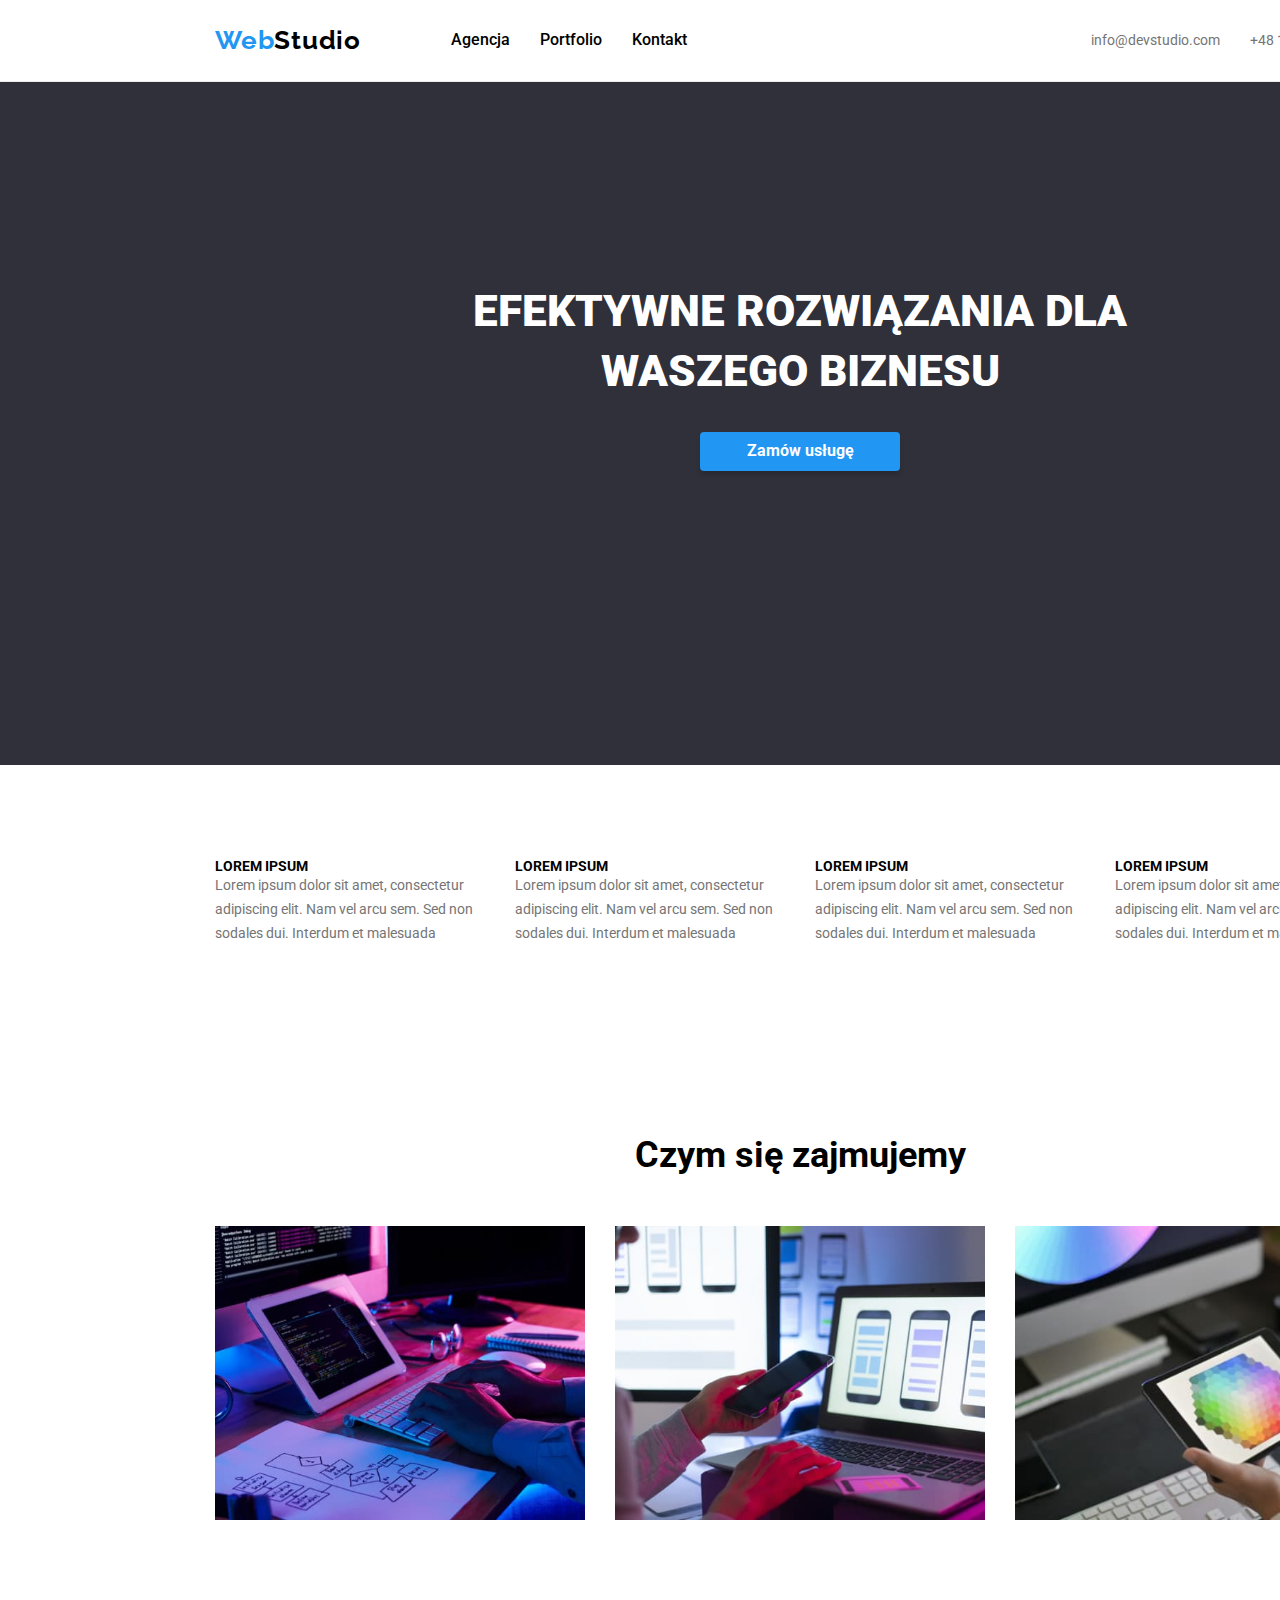
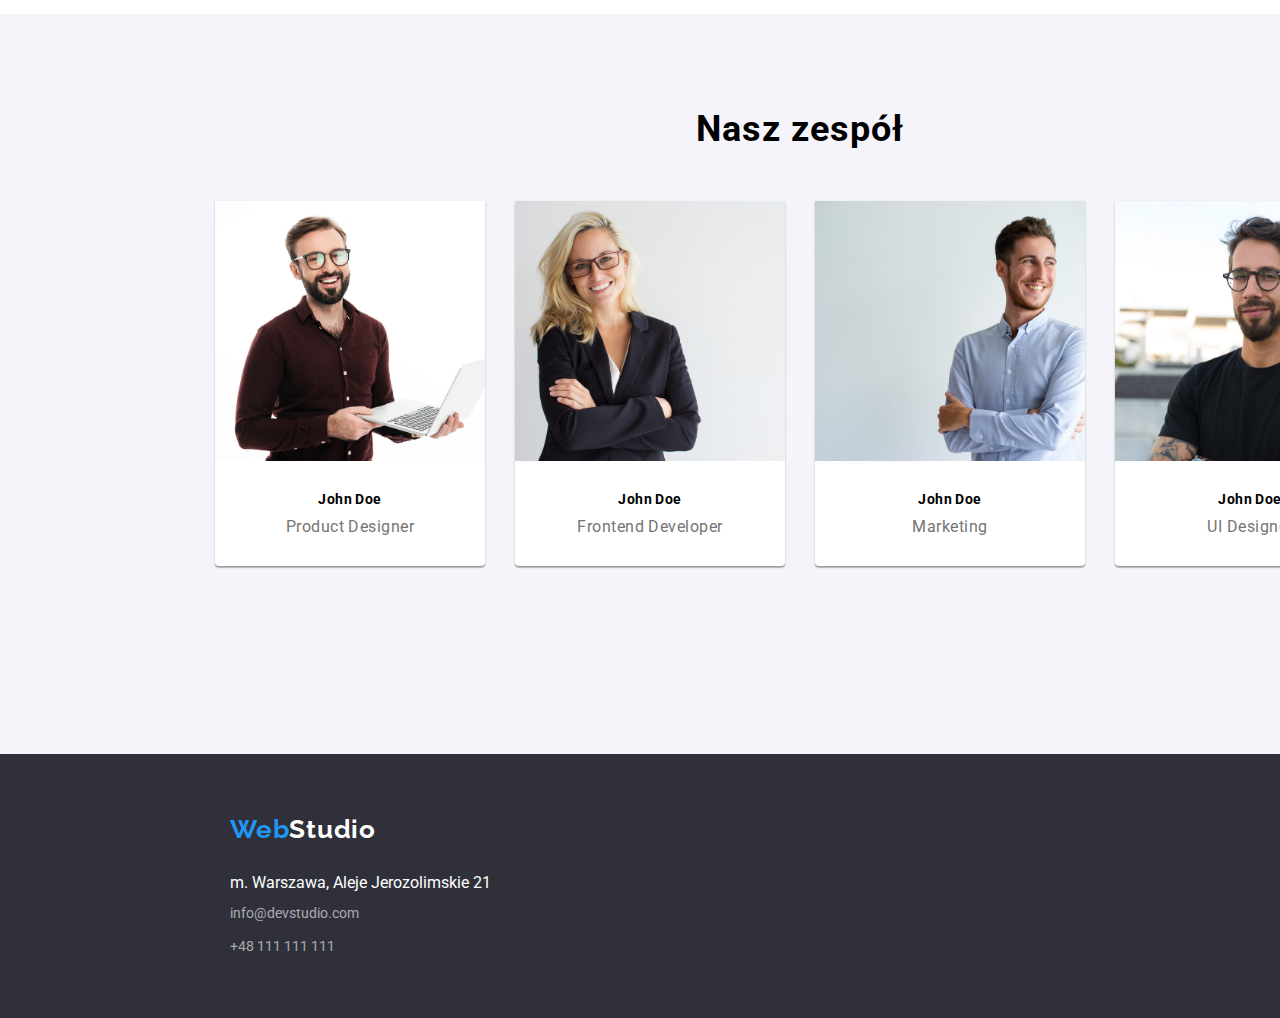
<file: index.html>
<!DOCTYPE html>
<html lang="en">
  <head>
    <meta charset="UTF-8" />
    <meta http-equiv="X-UA-Compatible" content="IE=edge" />
    <meta name="viewport" content="width=device-width, initial-scale=1.0" />
    <title>WebStudio</title>
    <link
      rel="stylesheet"
      href="https://cdnjs.cloudflare.com/ajax/libs/modern-normalize/1.0.0/modern-normalize.min.css"
    />
    <link rel="preconnect" href="https://fonts.googleapis.com" />
    <link rel="preconnect" href="https://fonts.gstatic.com" crossorigin />
    <link
      href="https://fonts.googleapis.com/css2?family=Raleway:wght@700&family=Roboto:wght@400;500;700;900&display=swap"
      rel="stylesheet"
    />
    <link href="css/styles.css" rel="stylesheet" />
  </head>
  <body>
    <header class="header">
      <div class="container">
        <div class="menu-style">
          <nav class="nav-menu">
            <a class="logo decoration-none" href="index.html"
              ><span class="blue-text">Web</span>Studio</a
            >
            <ul class="menu list-style-none decoration-none">
              <li class="list-menu">
                <a class="first-link" href="index.html">Agencja </a>
              </li>
              <li class="list-menu">
                <a class="first-link" href="portfolio.html">Portfolio</a>
              </li>
              <li class="list-menu">
                <a class="first-link" href="Kontakt">Kontakt</a>
              </li>
            </ul>
          </nav>
          <ul class="contact list-style-none">
            <li class="contact-list">
              <a
                class="second-link decoration-none"
                href="mailto:info@devstudio.com"
              >
                info@devstudio.com</a
              >
            </li>
            <li class="contact-list">
              <a class="second-link decoration-none" href="tel:+48111111111"
                >+48 111 111 111</a
              >
            </li>
          </ul>
        </div>
      </div>
    </header>

    <main>
      <section class="main-section section">
        <div class="container">
          <div class="main-section-text">
            <h1 class="main-descripton">
              EFEKTYWNE ROZWIĄZANIA DLA WASZEGO BIZNESU
            </h1>
            <button class="button-first">Zamów usługę</button>
          </div>
        </div>
      </section>
      <section class="list-lorem section">
        <div class="container">
          <ul class="first-lorem">
            <li class="first-lorem-list style">
              <h4 class="title-lorem">LOREM IPSUM</h4>
              <p class="text">
                Lorem ipsum dolor sit amet, consectetur adipiscing elit. Nam vel
                arcu sem. Sed non sodales dui. Interdum et malesuada
              </p>
            </li>
            <li class="first-lorem-list style">
              <h4 class="title-lorem">LOREM IPSUM</h4>
              <p class="text">
                Lorem ipsum dolor sit amet, consectetur adipiscing elit. Nam vel
                arcu sem. Sed non sodales dui. Interdum et malesuada
              </p>
            </li>
            <li class="first-lorem-list style">
              <h4 class="title-lorem">LOREM IPSUM</h4>
              <p class="text">
                Lorem ipsum dolor sit amet, consectetur adipiscing elit. Nam vel
                arcu sem. Sed non sodales dui. Interdum et malesuada
              </p>
            </li>
            <li class="first-lorem-list style">
              <h4 class="title-lorem">LOREM IPSUM</h4>
              <p class="text">
                Lorem ipsum dolor sit amet, consectetur adipiscing elit. Nam vel
                arcu sem. Sed non sodales dui. Interdum et malesuada
              </p>
            </li>
          </ul>
        </div>
      </section>

      <section class="our-job section">
        <div class="container">
          <h2 class="title-works">Czym się zajmujemy</h2>
          <ul class="works list-style-none">
            <li class="item-works">
              <img
                class="size-img"
                src="images/p1.jpg"
                width="370"
                height="294"
                alt="pisze na klawiaturze"
              />
            </li>
            <li class="item-works">
              <img
                class="size-img"
                src="images/p2.jpg"
                width="370"
                height="294"
                alt="wybiera układ strony na telefonie"
              />
            </li>
            <li class="item-works">
              <img
                class="size-img"
                src="images/p3.jpg"
                width="370"
                height="294"
                alt="wybór koloru na tablecie"
              />
            </li>
          </ul>
        </div>
      </section>
      <section class="our-team section">
        <div class="container">
          <h2 class="title-team">Nasz zespół</h2>
          <ul class="person">
            <li class="person-list list-style-none">
              <figure>
                <img
                  src="images/p4.jpg"
                  width="270"
                  height="260"
                  alt="zdjęcie John Doe Product Designer"
                />
                <figcaption class="person-list-item">
                  <h4 class="person-name">John Doe</h4>
                  <p class="job">Product Designer</p>
                </figcaption>
              </figure>
            </li>
            <li class="person-list">
              <figure>
                <img
                  src="images/p5.jpg"
                  width="270"
                  height="260"
                  alt="zdjęcie kobiety Frontende Developer"
                />
                <figcaption>
                  <h4 class="person-name">John Doe</h4>
                  <p class="job">Frontend Developer</p>
                </figcaption>
              </figure>
            </li>
            <li class="person-list">
              <figure>
                <img
                  src="images/p6.jpg"
                  width="270"
                  height="260"
                  alt="zdjęcie John Doe Marketing"
                />
                <figcaption>
                  <h4 class="person-name">John Doe</h4>
                  <p class="job">Marketing</p>
                </figcaption>
              </figure>
            </li>
            <li class="person-list">
              <figure>
                <img
                  src="images/p7.jpg"
                  width="270"
                  height="260"
                  alt="zdjęcie John Doe UI Designer"
                />
                <figcaption>
                  <h4 class="person-name">John Doe</h4>
                  <p class="job">UI Designer</p>
                </figcaption>
              </figure>
            </li>
          </ul>
        </div>
      </section>
    </main>
    <footer class="footer container">
      <h3 class="logo-class">
        <a class="logo-footer decoration-none" href="index.html"
          ><span class="blue-text">Web</span
          ><span class="white-text">Studio</span></a
        >
      </h3>
      <address class="address">
        <ul class="footer-list list-style-none">
          <li class="footer-list-item style address-color">
            m. Warszawa, Aleje Jerozolimskie 21
          </li>
          <li class="footer-list-item">
            <a
              class="footer-contact decoration-none"
              href="mailto:info@devstudio.com"
              >info@devstudio.com
            </a>
          </li>
          <li class="footer-list-item">
            <a class="footer-contact decoration-none" href="tel:+48111111111"
              >+48 111 111 111</a
            >
          </li>
        </ul>
      </address>
    </footer>
  </body>
</html>
</file>
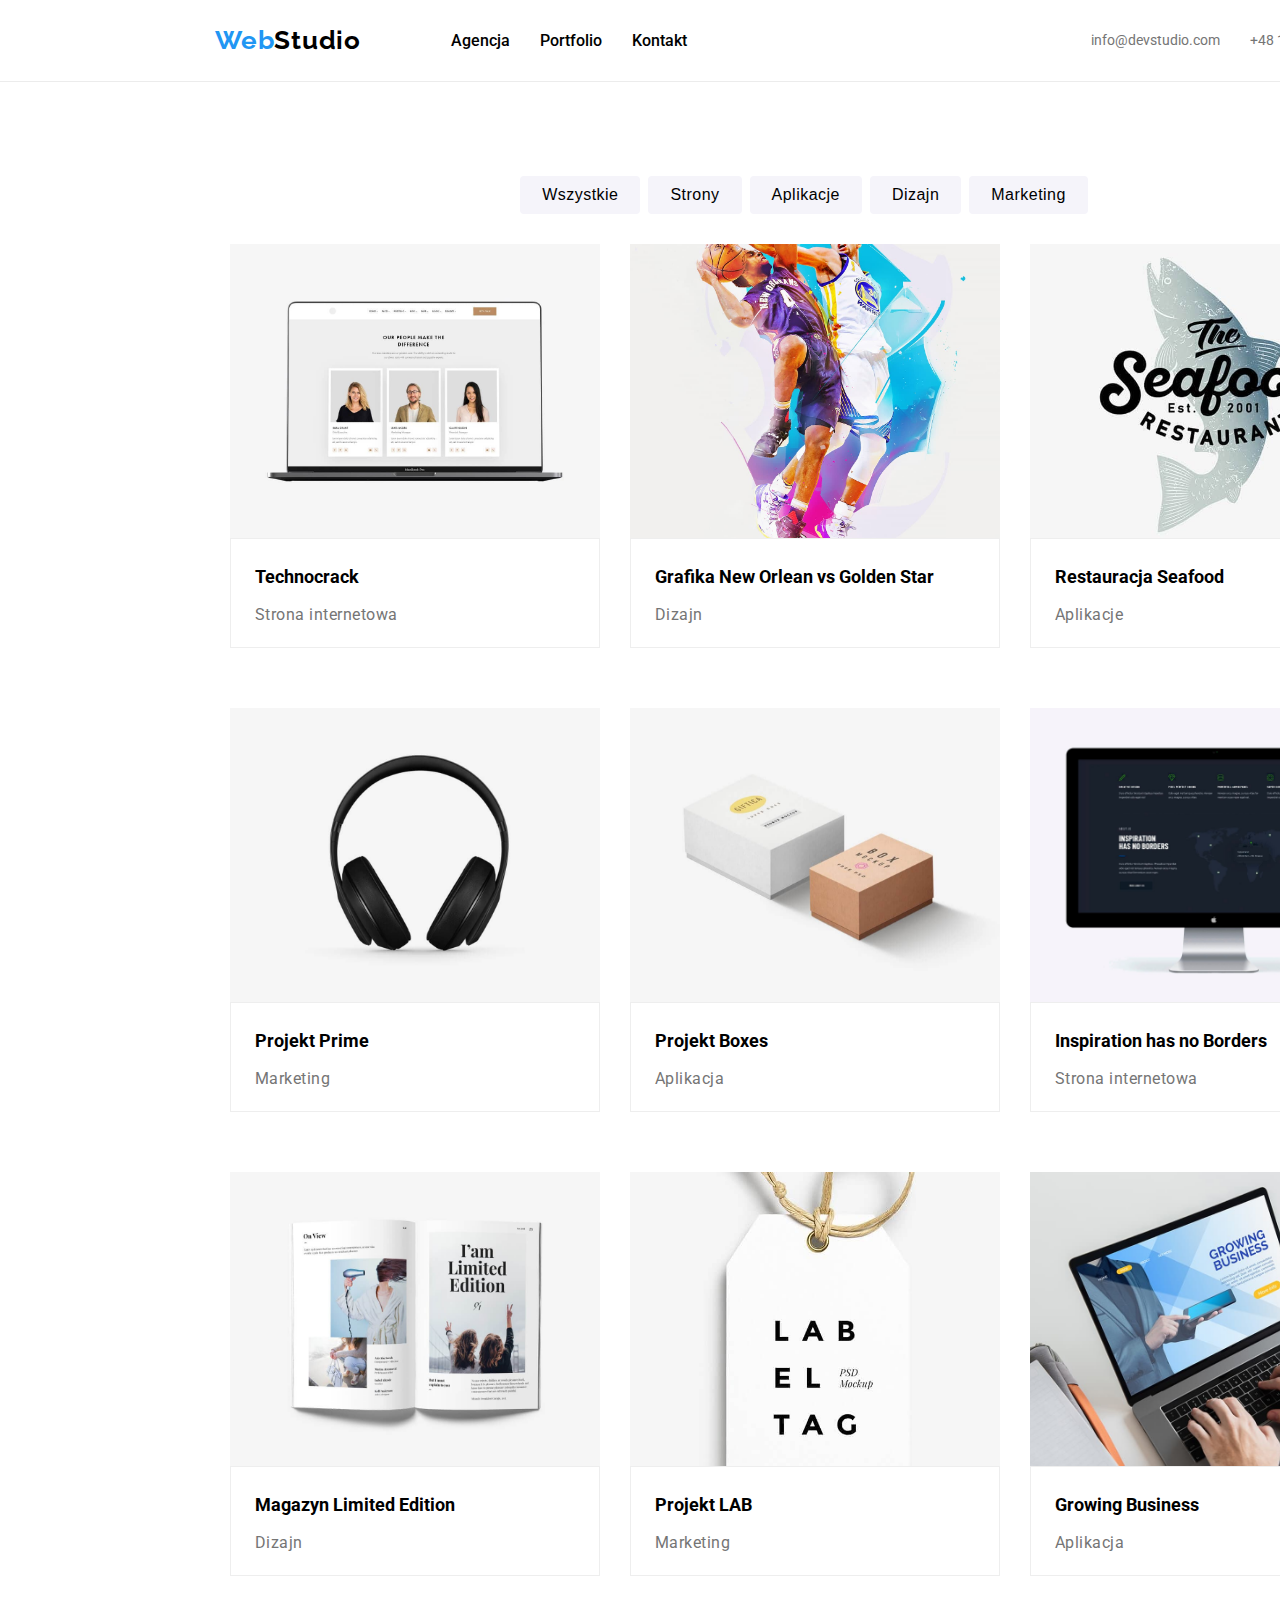
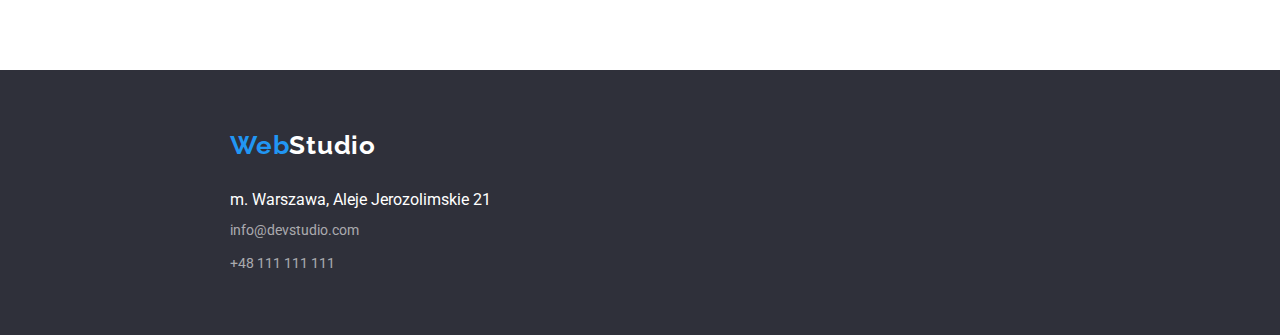
<file: portfolio.html>
<!DOCTYPE html>
<html lang="en">
  <head>
    <meta charset="UTF-8" />
    <meta http-equiv="X-UA-Compatible" content="IE=edge" />
    <meta name="viewport" content="width=device-width, initial-scale=1.0" />
    <title>WebStudio</title>
    <link rel="preconnect" href="https://fonts.googleapis.com" />
    <link rel="preconnect" href="https://fonts.gstatic.com" crossorigin />
    <link
      href="https://fonts.googleapis.com/css2?family=Raleway:wght@700&family=Roboto:wght@400;500;700;900&display=swap"
      rel="stylesheet"
    />
    <link href="css/styles.css" rel="stylesheet" />
  </head>
  <body class="portfolio">
    <header class="header">
      <div class="container">
        <div class="menu-style">
          <nav class="nav-menu">
            <a class="logo decoration-none" href="index.html"
              ><span class="blue-text">Web</span>Studio</a
            >
            <ul class="menu list-style-none decoration-none">
              <li class="list-menu">
                <a class="first-link" href="index.html">Agencja </a>
              </li>
              <li class="list-menu">
                <a class="first-link" href="portfolio.html">Portfolio</a>
              </li>
              <li class="list-menu">
                <a class="first-link" href="Kontakt">Kontakt</a>
              </li>
            </ul>
          </nav>
          <ul class="contact list-style-none">
            <li class="contact-list">
              <a
                class="second-link decoration-none"
                href="mailto:info@devstudio.com"
              >
                info@devstudio.com</a
              >
            </li>
            <li class="contact-list">
              <a class="second-link decoration-none" href="tel:+48111111111"
                >+48 111 111 111</a
              >
            </li>
          </ul>
        </div>
      </div>
    </header>
    
    <main class="section">
        <div class="container">
      <div class="portfolio-list">
        <ul class="button-list list-style-none">
       <li class="button-list-item"> <button class="button-second" type="button">Wszystkie</button></li>
       <li  class="button-list-item"></li> <button class="button-second" type="button">Strony</button></li>
      <li  class="button-list-item"> <button class="button-second" type="button">Aplikacje</button></li> 
       <li  class="button-list-item"> <button class="button-second" type="button">Dizajn</button></li>
       <li  class="button-list-item"> <button class="button-second" type="button">Marketing</button></li>
      </ul>
      </div>
      <section class="container">
            <ul class="projects list-style-none">
              <li class="projects-item">
                <figure>
                  <img class="view" src=images/photo1.jpg width="370" height="294"
                  alt="otwarty laptop" />
                  <figcaption class="project-border">
                    <h4 class="project-name">Technocrack</h4>
                    <p class="example">Strona internetowa</p>
                  </figcaption>
                </figure>
              </li>
              <li class="projects-item">
                <figure>
                  <img class="view" src=images/photo2.jpg width="370" height="294" alt="dwóch
                  chłopców gra w koszykówkę" />
                  <figcaption class="project-border">
                    <h4 class="project-name">Grafika New Orlean vs Golden Star</h4>
                    <p class="example">Dizajn</p>
                  </figcaption>
                </figure>
              </li>
              <li class="projects-item">
                <figure>
                  <img class="view" src=images/photo3.jpg width="370" height="294" alt="logo
                  restauracji seafood z rekinem" />
                  <figcaption class="project-border">
                    <h4 class="project-name">Restauracja Seafood</h4>
                    <p class="example">Aplikacje</p>
                  </figcaption>
                </figure>
              </li>
              <li class="projects-item">
                <figure>
                  <img src=images/photo4.jpg width="370" height="294"
                  alt="słuchawki do słuchania muzyki" />
                  <figcaption class="project-border">
                    <h4 class="project-name">Projekt Prime</h4>
                    <p class="example">Marketing</p>
                  </figcaption>
                </figure>
              </li>
              <li class="projects-item">
                <figure>
                  <img src=images/photo5.jpg width="370" height="294" alt="dwa
                  kartoniki" />
                  <figcaption class="project-border">
                    <h4 class="project-name">Projekt Boxes</h4>
                    <p class="example">Aplikacja</p>
                  </figcaption>
                </figure>
              </li>
              <li class="projects-item">
                <figure>
                  <img src=images/photo6.jpg width="370" height="294"
                  alt="monitor komputera" />
                  <figcaption class="project-border">
                    <h4 class="project-name">Inspiration has no Borders</h4>
                    <p class="example">Strona internetowa</p>
                  </figcaption>
                </figure>
              </li>
              <li class="projects-item">
                <figure>
                  <img src=images/photo7.jpg width="370" height="294"
                  alt="otwarta gazeta" />
                  <figcaption class="project-border">
                    <h4 class="project-name">Magazyn Limited Edition</h4>
                    <p class="example">Dizajn</p>
                  </figcaption>
                </figure>
              </li>
              <li class="projects-item">
                <figure>
                  <img src=images/photo8.jpg width="370" height="294"
                  alt="zawieszka lab" />
                  <figcaption class="project-border">
                    <h4 class="project-name">Projekt LAB</h4>
                    <p class="example">Marketing</p>
                  </figcaption>
                </figure>
              </li>
              <li class="projects-item">
                <figure>
                  <img src=images/photo9.jpg width="370" height="294" alt="ktoś
                  pisze na laptopie" />
                  <figcaption class="project-border">
                    <h4 class="project-name">Growing Business</h4>
                    <p class="example">Aplikacja</p>
                  </figcaption>
                </figure>
              </li>
            </ul>
      </section>
    </div>
      
    </main>
    <footer class="footer container">
      <h3 class="logo-class">
        <a class="logo-footer decoration-none" href="index.html"
          ><span class="blue-text">Web</span
          ><span class="white-text">Studio</span></a
        >
      </h3>
      <address class="address">
        <ul class="footer-list list-style-none">
          <li class="footer-list-item style address-color">
            m. Warszawa, Aleje Jerozolimskie 21
          </li>
          <li class="footer-list-item">
            <a
              class="footer-contact decoration-none"
              href="mailto:info@devstudio.com"
              >info@devstudio.com
            </a>
          </li>
          <li class="footer-list-item">
            <a class="footer-contact decoration-none" href="tel:+48111111111"
              >+48 111 111 111</a
            >
          </li>
        </ul>
      </address>
    </footer>
  </body>
</html>
</file>
<file: css/styles.css>
* {
  color: black;
  box-sizing: border-box;
  margin: 0;
  padding: 0;
}
:root {
  --brand-color: #2196f3;
  --color-secondary: #060404;
  --color-third: #757575;
  --line: #ececec;
}
body {
  font-family: "Roboto", "Raleway", sans-serif;
  color: #212121;
  border: 0;
  background-color: #ffffff;
  width: 1600px;
  margin: 0 auto;
}
img {
  display: block;
  object-fit: cover;
}
.list-style-none {
  list-style: none;
}
.decoration-none {
  text-decoration: none;
}
hr {
  border: 1px solid #ececec;
}

a:hover,
a:focus {
  color: var(--brand-color);
}

.container {
  width: 1200px;
  margin: 0 auto;
  padding: 0 15px;
  align-items: center;
}
.section {
  padding-top: 94px;
  padding-bottom: 94px;
}

.page-second .container {
  width: 1200px;
}
.nav-button {
  display: flex;
}
.nav-button a {
  text-decoration: none;
}
.header {
  border-bottom: 1px solid #ececec;
}
.header .container {
  display: flex;
  align-items: center;
  justify-content: space-between;
}
.menu-style {
  display: flex;
  justify-content: space-between;
  width: 100%;
}
.nav-menu {
  display: flex;
  justify-content: space-between;
  align-items: center;
  padding: 25px 0;
}
button:hover {
  background-color: var(--brand-color);
  color: #fff;
}
.menu a {
  text-decoration: none;
  color: #000000;
  font-size: 16px;
  font-weight: 500;
}
.list-menu:not(:last-child) {
  margin-right: 30px;
}

.first-link {
  font-weight: 500;
  font-size: 14px;
  line-height: 1.14;
}
.first-link:hover {
  color: var(--brand-color);
}
.second-link {
  color: #757575;
  line-height: 1.14em;
  margin-right: 30px;
}
.link {
  text-decoration: none;
  width: 58px;
  top: 32px;
  left: 55px;
}
.menu {
  display: flex;
  align-items: center;
}

.contact {
  display: flex;
  font-size: 14px;
  line-height: 24px;
}
.contact-list {
  display: flex;
  align-items: center;
}
.logo {
  margin-right: 90px;
  font-family: Raleway;
  font-weight: 700;
  font-size: 26px;
  letter-spacing: 0.03em;
  line-height: 1.2em;
}

.blue-text {
  color: var(--brand-color);
}
.white-text {
  color: #ffffff;
}

.main-section {
  background-color: #2f303a;
  margin: auto;
  display: block;
}
.main-section-text {
  display: flex;
  align-items: center;
  justify-content: center;
  flex-direction: column;
}

.main-descripton {
  color: #fff;
  font-size: 44px;
  font-weight: 900;
  line-height: 1.363em;
  text-align: center;
  text-transform: uppercase;
  display: block;
  padding-top: 106px;
  width: 696px;
}

.button-first {
  width: 200px;
  border-radius: 4px;
  margin-top: 30px;
  margin-bottom: 200px;
  background-color: var(--brand-color);
  cursor: pointer;
  color: #fff;
  box-shadow: 0px 4px 4px rgb(0, 0, 0, 0.15);
  font-weight: 700;
  font-size: 16px;
  border: none;
  padding: 10px 41px 10px 42px;
}

.list-lorem {
  display: flex;
}

.first-lorem-list {
  width: 270px;
  display: flex;
  flex-wrap: wrap;
}

.title-lorem {
  font-size: 14px;
  line-height: 1.14em;
  font-weight: 700;
}
.text {
  font-size: 14px;
  line-height: 1.71em;
  color: #757575;
}
.first-lorem {
  display: flex;
  justify-content: space-between;
}

.img-size {
  width: 370px;
}
.works {
  display: flex;
  justify-content: space-between;
}
.title-works {
  font-size: 36px;
  line-height: 1.17em;
  font-weight: 700;
  text-align: center;
  padding-bottom: 50px;
}

.our-team {
  background-color: #f5f4fa;
}
.title-team {
  font-size: 36px;
  line-height: 1.17em;
  font-weight: 700;
  text-align: center;
  letter-spacing: 0.03em;
  padding-bottom: 50px;
}

.person {
  display: flex;
  justify-content: space-between;
  padding-bottom: 94px;
}
.person-name {
  font-weight: 700;
  font-size: 14px;
  line-height: 1.142em;
  letter-spacing: 0.03em;
  margin-bottom: 10px;
  padding-top: 30px;
}
.person-list {
  list-style-type: none;
  text-align: center;
  box-shadow: 0px 1px 3px rgba(0, 0, 0, 0.12), 0px 1px 1px rgba(0, 0, 0, 0.14),
    0px 2px 1px rgba(0, 0, 0, 0.2);
  border-radius: 0px 0px 4px 4px;
  background-color: #fff;
}
.job {
  letter-spacing: 0.03em;
  line-height: 1.187em;
  color: var(--color-third);
  padding-bottom: 30px;
}

.footer {
  background-color: #2f303a;
  color: var(--color-secondary);
  width: 1600px;
}
.logo-class {
  padding-top: 60px;
  padding-left: 215px;
  padding-bottom: 0;
}
.logo-footer {
  font-family: Raleway;
  font-weight: 700;
  font-size: 26px;
  letter-spacing: 0.03em;
  line-height: 1.2em;
}
.address {
  font-style: normal;
  padding-top: 20px;
  padding-left: 215px;
  padding-bottom: 60px;
}
.address-color {
  color: #ffffff;
  font-style: normal;
}

.footer-list-item {
  margin-top: 9px;
}

.footer-contact {
  font-size: 14px;
  color: rgba(255, 255, 255, 0.6);
  line-height: 24px;
}

.button-second:hover {
  background-color: #2196f3;
  color: #ffffff;
}

.button-second {
  font-size: 16px;
  cursor: pointer;
  text-align: center;
  font-weight: 500;
  line-height: 1.625em;
  letter-spacing: 0.03em;
  border-radius: 4px;
  border-style: none;

  padding: 6px 22px;
  background-color: #f5f4fa;
}

.button-list {
  display: flex;
  justify-content: center;
}
.button-list-item {
  margin-left: 8px;
}
.example {
  font-size: 16px;
  color: var(--color-third);
}
.projects {
  display: flex;
  flex-wrap: wrap;
  gap: 30px;
}
.projects-item {
  display: flex;
  background: #ffffff;
  margin-top: 30px;
}
.project-border {
  border: 1px solid #eeeeee;
}
.project-name {
  font-size: 18px;
  font-weight: 700;
  line-height: 36px;
  padding-top: 20px;
  padding-left: 24px;
}
.example {
  font-size: 16px;
  line-height: 1.5em;
  color: var(--color-third);
  padding-left: 220px;
  letter-spacing: 0.03em;
  padding-top: 8px;
  padding-bottom: 20px;
  padding-left: 24px;
}

.view {
  display: block;
}
</file>
